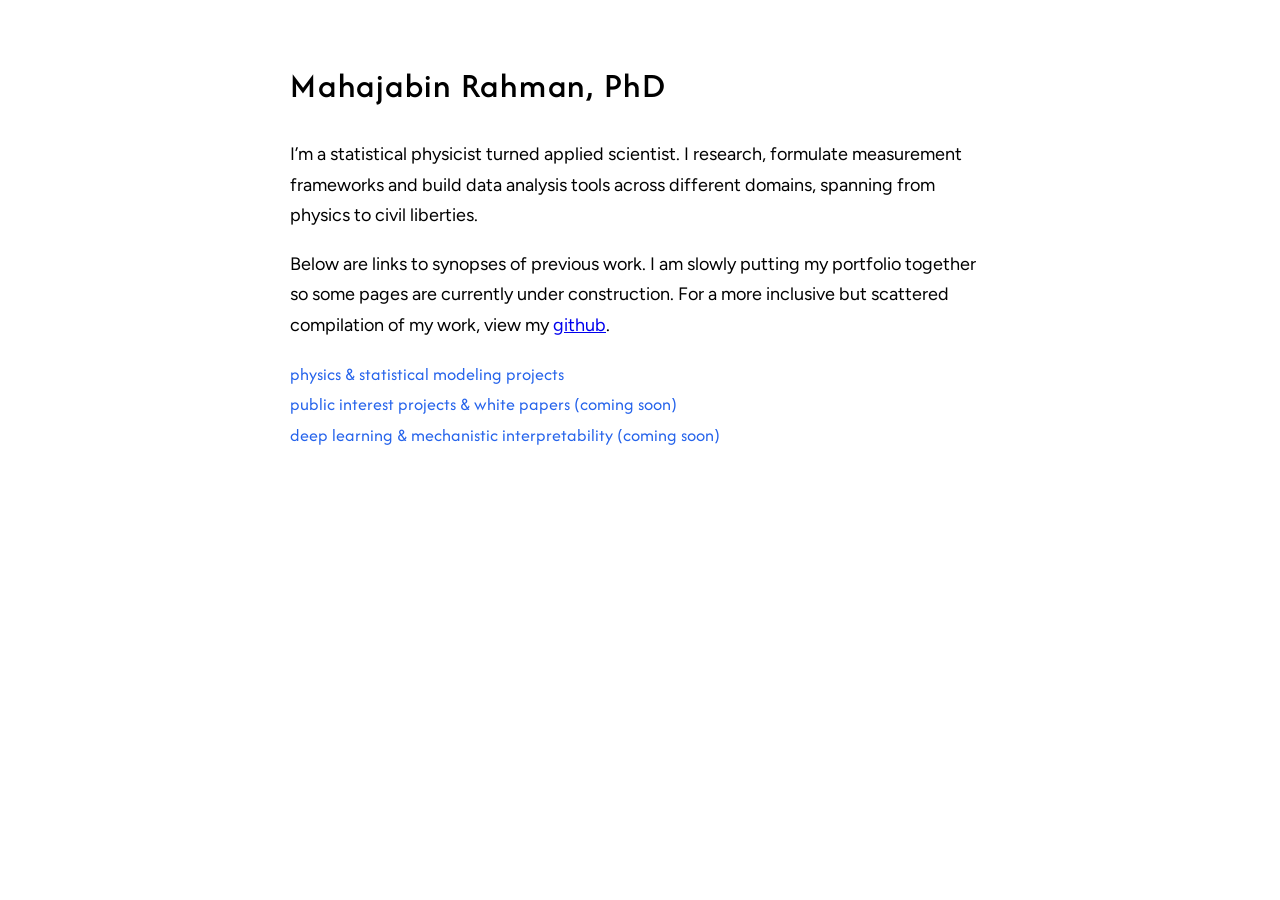
<file: index.html>
<!DOCTYPE html>
<html>
<head>
  <title>Mahajabin Rahman</title>

  <link rel="preconnect" href="https://fonts.googleapis.com">
  <link rel="preconnect" href="https://fonts.gstatic.com" crossorigin>

  <link href="https://fonts.googleapis.com/css2?family=Figtree:wght@300;400;500;600;700&family=Afacad:wght@300;400;500;600;700&display=swap" rel="stylesheet">
  <link rel="stylesheet" href="style_2.css">
</head>

<body>

<div class="page">

  <header class="hero">



    <div class="hero-text">
      <h1>Mahajabin Rahman, PhD</h1>
      
      <p>
        I’m a statistical physicist turned applied scientist.
        I research, formulate measurement frameworks and build data analysis tools across different domains, spanning from physics to civil liberties. 

      </p>
   

     <p>
       Below are links to synopses of previous work. I am slowly putting my portfolio together so some pages are currently under construction.
       For a more inclusive but scattered compilation of my work, view my <a href="https://github.com/mahajabinrahman">github</a>.
       </p>

      <nav>
        <a href="physics_research.html">physics & statistical modeling projects</a> 
        <a href="public_interest.html"> public interest projects & white papers (coming soon) </a>
        <a href="mechanistic_interpretability.html"> deep learning & mechanistic interpretability (coming soon) </a>
      </nav>

    </div>

  </header>

</div>

</body>
</html>
</file>
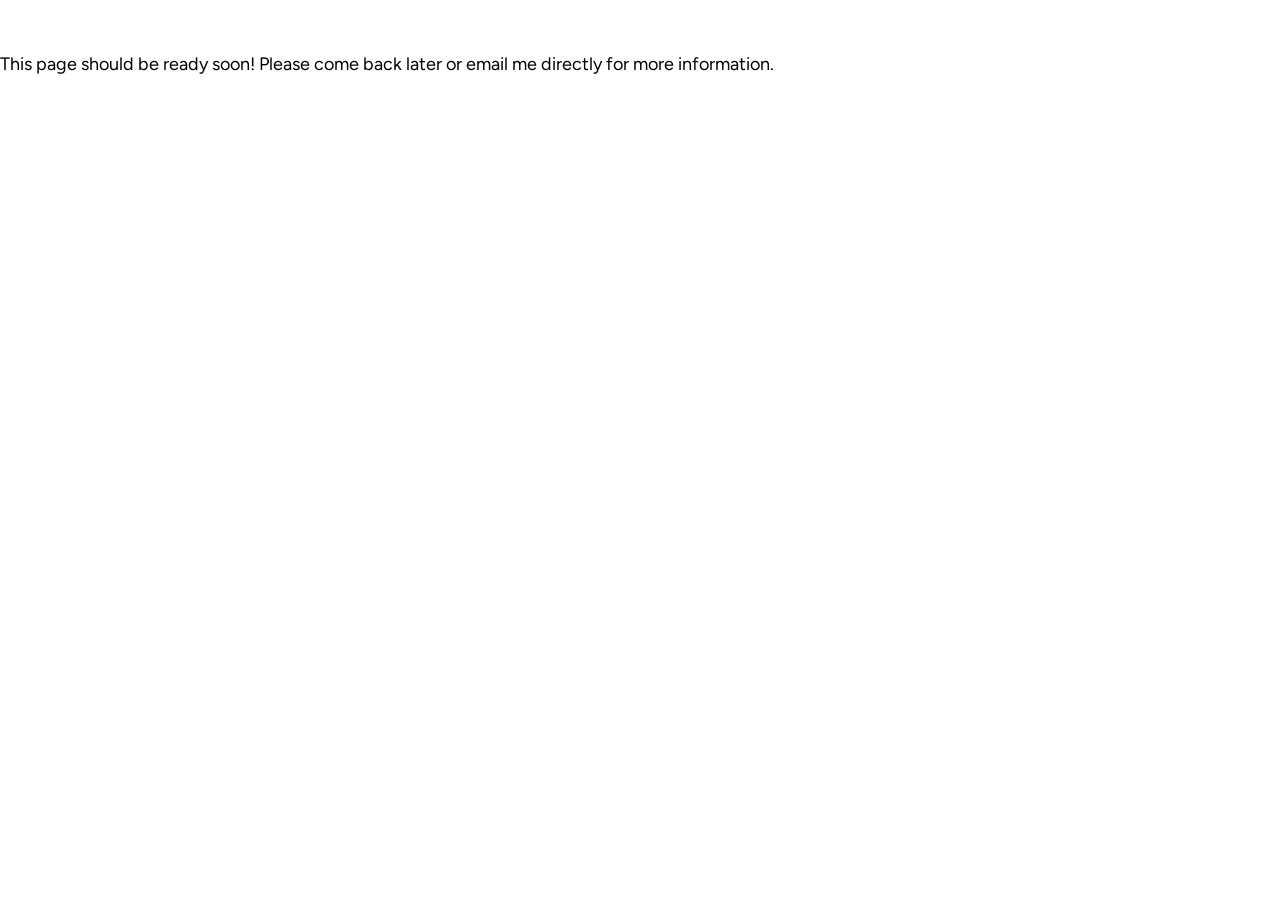
<file: mechanistic_interpretability.html>
<!DOCTYPE html>
<html>
	<head>
		
		<title>AI/ML/DL stuff</title>
		
	<link rel="preconnect" href="https://fonts.googleapis.com">
  <link rel="preconnect" href="https://fonts.gstatic.com" crossorigin>

  <link href="https://fonts.googleapis.com/css2?family=Figtree:wght@300;400;500;600;700&family=Afacad:wght@300;400;500;600;700&display=swap" rel="stylesheet">
  <link rel="stylesheet" href="style_2.css">
	</head>

<p>
    <br> This page should be ready soon! Please come back later or email me directly for more information. 
    
</p>
    
</html>
</file>
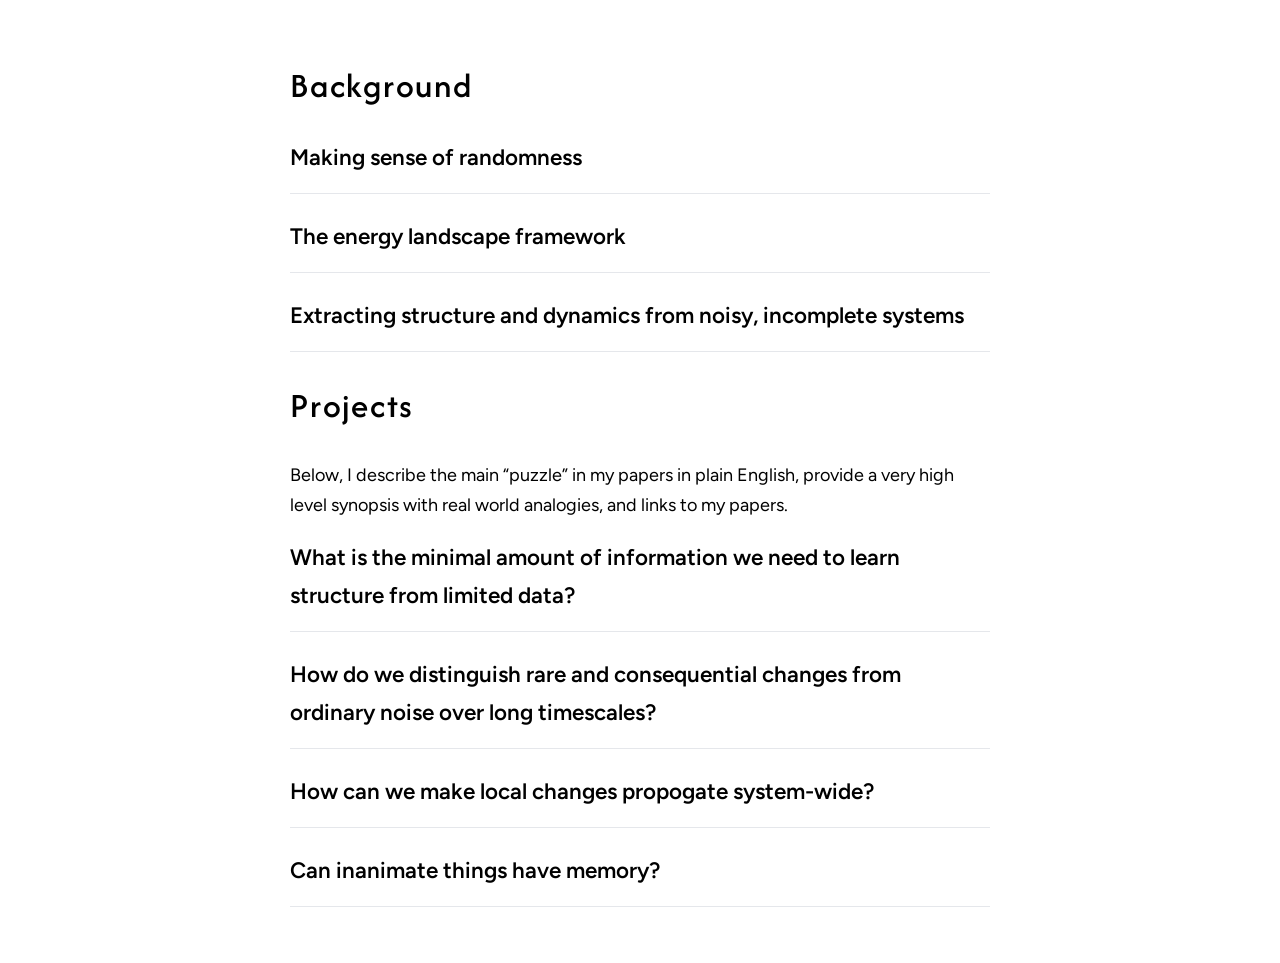
<file: physics_research.html>
<!DOCTYPE html>
<html>
<head>
  <title>Physics Research</title>

  <link rel="preconnect" href="https://fonts.googleapis.com">
  <link rel="preconnect" href="https://fonts.gstatic.com" crossorigin>

  <link href="https://fonts.googleapis.com/css2?family=Figtree:wght@300;400;500;600;700&family=Afacad:wght@300;400;500;600;700&display=swap" rel="stylesheet">
  <link rel="stylesheet" href="style_2.css">
</head>

<body>

<div class="page">

  <header class="hero">



    <div class="hero-text">
     
      <h1>Background</h1>
      <details>
     <summary>  Making sense of randomness </summary>
      
      <p>
       Peaks & dips in financial markets, timescales between perilous events, evolutions/extinctions in ecology, the coordination between neurons before they collectively fire, and even learning/training processes within AI model architectures, share a couple of underlying themes.   

      </p>
      
      <p>
        1)	They are confusing. The lack mechanistic explainability and are challenging to model -- it isn’t obvious from their random fluctuations how to discern signal from noise. Broadly speaking, it’s safe to categorize these system as disordered, given the difficulty in mapping exact structural causes to their dynamics.  
      </p>
      
          <p>
       2)	It’s presumably worth dealing with how confusing they are. Even though the individual fluctuations are random, there are macroscopic tendencies that can be defined probabilistically, which then leads to the question: what governs these tendencies in the first place? The benefit to figuring this out is that we might be able to predict, even control what is putatively random, or as the saying goes, “find order in disorder”. Note that we can only hope to better control the systems where the dynamics are driven (make learning algorithms converge faster). We cannot control whether natural events happen although we can prepare around them. 
       
      </p>
      </details>
    <details>  
     <summary>The energy landscape framework</summary>
     <p> I primarily used the energy landscape framework, which is a way to think about complex system in terms of all their possible states and their relative stability (related to potential energy).  </p>
     <img src="multimedia/Fig1.png"
     alt="Illustration of a rugged energy landscape with peaks and valleys", width="700">
     <p> Mapping all the possible states of a complex system and their corresponding potential energies may result in a rugged energy landscape with peaks (for its most unstable positions) and valleys (for it’s most stable positions). This framework can be extended to pretty much any system whose configuration spans a number of possibilities. Seminal examples include constraint satisfaction problems such as the traveling salesman, or the Levinthal paradox for protein folding where there are a number of solutions but one optimal solution that is incredibly difficult to compute. That is of course, unless we have a bird’s eye view of the landscape (which we do not!).  </p>     
     <p> Studying stochastic processes is like studying motion along the surface of this landscape. If we move about the rugged landscape randomly and forgetfully, we would only encounter a solution by “luck”. It might take us anywhere between seconds or years to land where we want. To make an explicit connection to modern machine learning, training a model can be viewed as searching for good solutions on a loss landscape.If we had global knowledge of the landscape, then we would methodically be able to travel to our best solution. Taking heed to that logic, it becomes clear that geometrically distinct landscapes indicate that some problems are harder to solve because of the terrain (convex problems), whereas others are easier (concave problems). 

</p>
     </details>
     
     <details>
       <summary> Extracting structure and dynamics from noisy, incomplete systems </summary>
     <p> My projects fall under two approaches to tackle the problem of extracting structure from disorder. </p>
     <p> The first category is to use statistical physics to understand whether seemingly random behavior conceals deeper signals about what governs the disorder. Using Monte Carlo simulations of Ising spin models, I studied how movement across rugged energy landscapes gives rise to rare events, collective behavior, and memory. </p>
      <img src="multimedia/Ising_toy_model.png"
     alt="Ising toy model", width = "700">
     <p> The second category approaches the problem from the opposite direction – if we have observational data in a disordered state, then what is the minimal amount of information we need to recover it’s true structure?</p>
    
    </details>
    
    
    
    
    <h1>Projects</h1>
    <p> Below, I describe the main “puzzle” in my papers in plain English, provide a very high level synopsis with real world analogies, and links to my papers. </p>
    <details>
     <summary> What is the minimal amount of information we need to learn structure from limited data?</summary>
     
     	It’s hard to be omnipotent & hard to make exact models of real world things without massive amounts of data.  
      But suppose you’re fitting together puzzle pieces. How much do you actually have to know about the entire picture (the solution) in order to fit neighboring pieces? This has broad applications to modeling -- the aphorism “all models are wrong” exists for a reason. In the real world, you have variables acting combinatorially and multivariably. There are several challenges here:  1) to model probabilistic distributions, we have to make some pretty strong assumptions when the number of feature variables exceed the sample size. 2) The problem is intractable since we have no idea what order of interaction to go up to. 
     <br>Our paper uses 50,000 images as a test set to demonstrate a model agnostic method – instead of trying to construct a function, we show a pipeline in which we can recover local structure and the effective dimensionality of a problem from the data alone, and in the undersampled regime. 
<img src="multimedia/local_relations.png"
     alt="Inferring local relations using images" width = "700">
     <b>Citation:</b> M. Rahman, I. Nemenman, Inferring local structure from pairwise correlations, Physical Review E 108 (3), 034410 
     <br> Access paper on <a href="https://arxiv.org/abs/2305.04386">arXiv</a>
    </details>
    <details>
     <summary> How do we distinguish rare and consequential changes from ordinary noise over long timescales?</summary>
     <i>“First of all nothing will happen/ and a little later nothing will happen again” </i> - Leonard Cohen, Book of Longing
     <br> In small time scales, fluctuations average out and real changes seem imperceptible. In real life, for example, some fluctuations are “normal”: Today, weather conditions are windy and the songbird that wakes you in the morning is gone, tomorrow is sunny and songbird sings again – your life more or less stays the same for years and years, until there is a “record-breaking” event. Examples include a horrendous flood, or unexpected wildfire that upends life as you know it.  
       So how do we analyze changes for something that looks the same for such a long time, especially if we want to understand the likelihood of extreme events?
    <br> A central argument in my research posits that traditional Gaussian statistics that use “average” measurements and assume equilibrium dynamics are not appropriate tools for characterizing these extreme events. With gaussian statistics, these events get averaged out. Instead, we should use extremal statistics. 
    <img src="multimedia/RDscheme.png"
     alt="Record dynamics coarse graining" width = "700">
    <br> If we think back to energy landscape picture, a large fluctuation that causes cascading dynamics is referred to as an “avalanche”. A couple of my papers are based on the idea that intermittent events can be used to course grain the fluctuation data. If we only keep the most extreme event encountered in a given time interval, it turns that such events follow a log-poisson distribution. That means the deeper we are into stable state, the longer it will take us to encounter instability of a record-breaking magnitude.  
    <br> In real life, this is highly relevant to probabilistic estimation of catastrophic events. This statistical approach for characterizing extreme events hidden within noisy data, reveals that risk accumulates over long timescales. 
    
    <br> <b> Citation: </b> S. Boettcher, M. Rahman, Analysis of landscape hierarchy during coarsening and aging in Ising spin glasses, Physical Review B 103 (2), 024201
    <br> <br> Access paper on <a href="https://arxiv.org/abs/2009.03412">arXiv</a>
    </details>
    
    <details>
     <summary> How can we make local changes propogate system-wide?</summary>
     Think of a network where everyone knows everyone else. Trying to transmit information to everyone is easy here -- there is guarantee that telling one person means that at some point, everyone will receive the information. Therefore, system-spanning effects are “good” in the context of optimization algorithms for navigating a loss landscape, long range effects means more global knowledge. System-spanning effects are “bad” in the context of misinformed public opinion nearing elections, however. Network structures have profound implications on disinformation campaigns, disease outbreaks, cascading effects of natural disasters, etc. 
  <br>We use driven disorder and the percolation method to show how dramatic changes occur only due to a small perturbation. In other words, there are only a few powerful players who drive the dynamics of an entire system, and we discover that this number is delicate – if we implant more, then the correlation structure becomes destroyed and interactions only stay local. We discuss this in far more technical detail (I’m talking hysteresis and frustrated spin couplings) in our paper. 
     <img src="multimedia/percolation_project.png"
     alt="Percolation project summary" width = "700">
  <br> <b> Citation: </b> M. Rahman, S. Boettcher, Hysteretic response to different modes of ramping an external field in sparse and dense Ising spin glasses, Physica A: Statistical Mechanics and its Applications, 653, 130070
  <br> Access paper on <a href="https://arxiv.org/abs/2408.10329">arXiv</a>
    </details>
    <details>
     <summary> Can inanimate things have memory?</summary>
     I listened to a Radiolab podcast about plant memory once, in which people were surprised that non-human living things can “remember”. It reminded me of this paper, where we demonstrate memory can be mechanistically explained through a very simple model that is based on the energy landscape framework.
     <br><b> Citation: </b> M. Rahman, S. Boettcher, Real-space model for activated processes in rejuvenation and memory behavior of glassy systems, Soft Matter, 20, 4928-4934
     <br> Access paper on <a href="https://arxiv.org/abs/2209.00794">arXiv</a>
    </details>
    
    
    
    </div>

  </header>

</div>

</body>
</html>
</file>
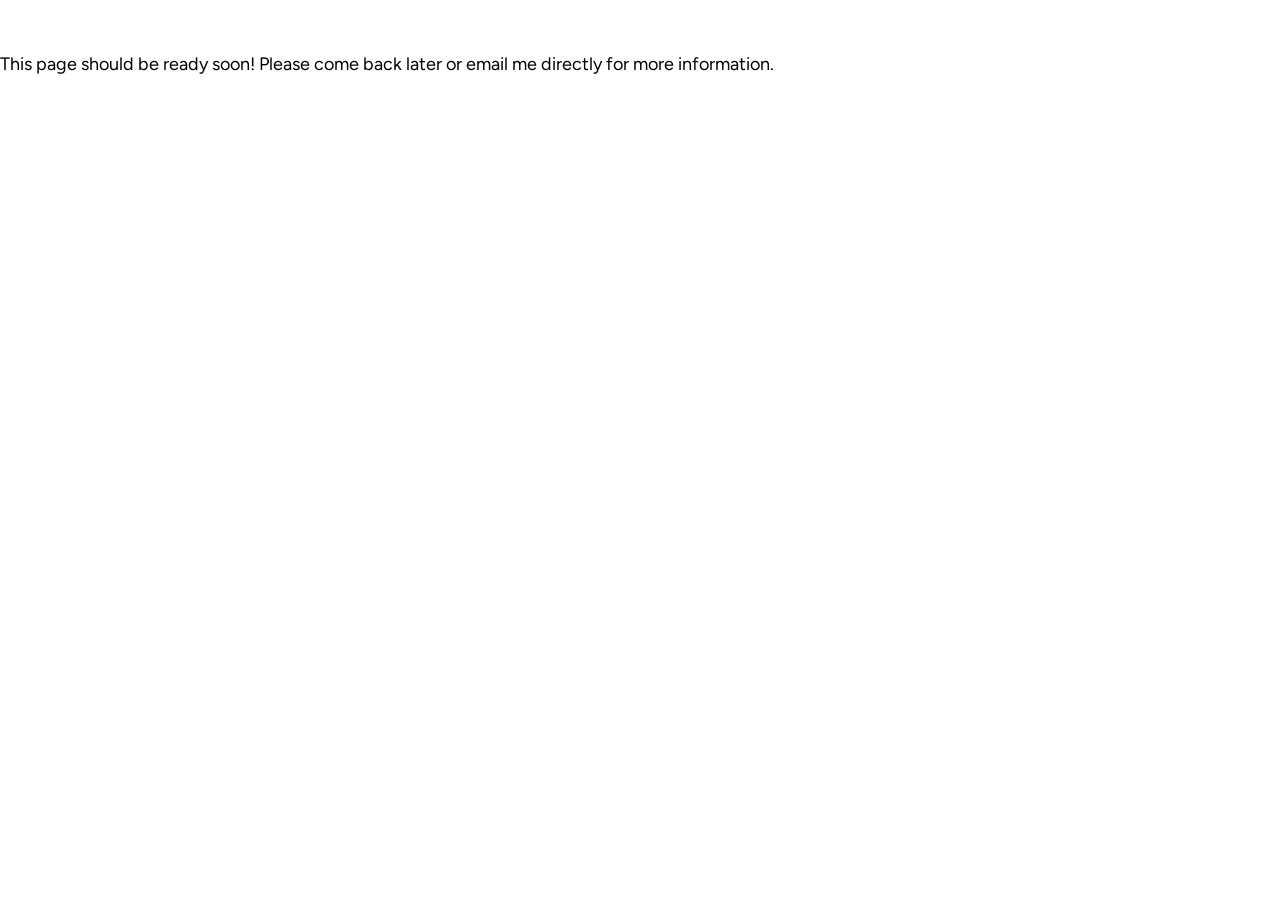
<file: public_interest.html>
<!DOCTYPE html>
<html>
	<head>
		
		<title>Public Interest/Civil Liberties</title>
		
	<link rel="preconnect" href="https://fonts.googleapis.com">
  <link rel="preconnect" href="https://fonts.gstatic.com" crossorigin>

  <link href="https://fonts.googleapis.com/css2?family=Figtree:wght@300;400;500;600;700&family=Afacad:wght@300;400;500;600;700&display=swap" rel="stylesheet">
  <link rel="stylesheet" href="style_2.css">
	</head>

<p>
    <br> This page should be ready soon! Please come back later or email me directly for more information. 
    
</p>
    
</html>
</file>
<file: style_2.css>
/* =========================
   Global
   ========================= */


body {
  margin: 0;
  font-family: "Afacad", sans-serif;
  font-size: 18px;
  line-height: 1.7;
  color: #000000;
  background: #ffffff;
}

/* Centered page container */
.page {
  max-width: 700px;
  margin: 0 auto;
  padding: 2rem 2rem;
}

/* =========================
   Hero layout
   ========================= */

.hero {
  display: flex;
  gap: 3rem;
  align-items: flex-start;
}

/* stack on mobile */
@media (max-width: 800px) {
  .hero {
    flex-direction: column;
  }
}

/* =========================
   Avatar
   ========================= */

.avatar {
  width: 180px;
  height: 180px;
  border-radius: 12px;
  object-fit: cover;
  flex-shrink: 0;
}

/* =========================
   Typography
   ========================= */

h1 {
  font-size: 2.2rem;
  font-weight: 500;
  letter-spacing: 0.05em;
}

h2 {
  font-size: 2rem;
  font-weight: 600;
  margin-top: 3rem;
}

p {
  font-family: "Figtree", sans-serif;
  font-weight: 400;
  color: #000000;
}
/* =========================
   Links
   ========================= */

nav {
    margin-top: 1rem;
}

nav a {
    display: block;
    margin-bottom: 0.02rem;
    color: #2563eb;
    text-decoration: none;
}

nav a:hover {
  text-decoration: underline;
}

details {
  margin-bottom: 1.5rem;
  border-bottom: 1px solid #e5e7eb;
  padding-bottom: 1rem;
}

summary {
  font-family: "Figtree", sans-serif;
  font-size: 1.4rem;
  font-weight: 600;
  cursor: pointer;
  list-style: none;
}

summary:hover {
  color: #2563eb;
}

details[open] summary {
  margin-bottom: 1rem;
}
</file>
